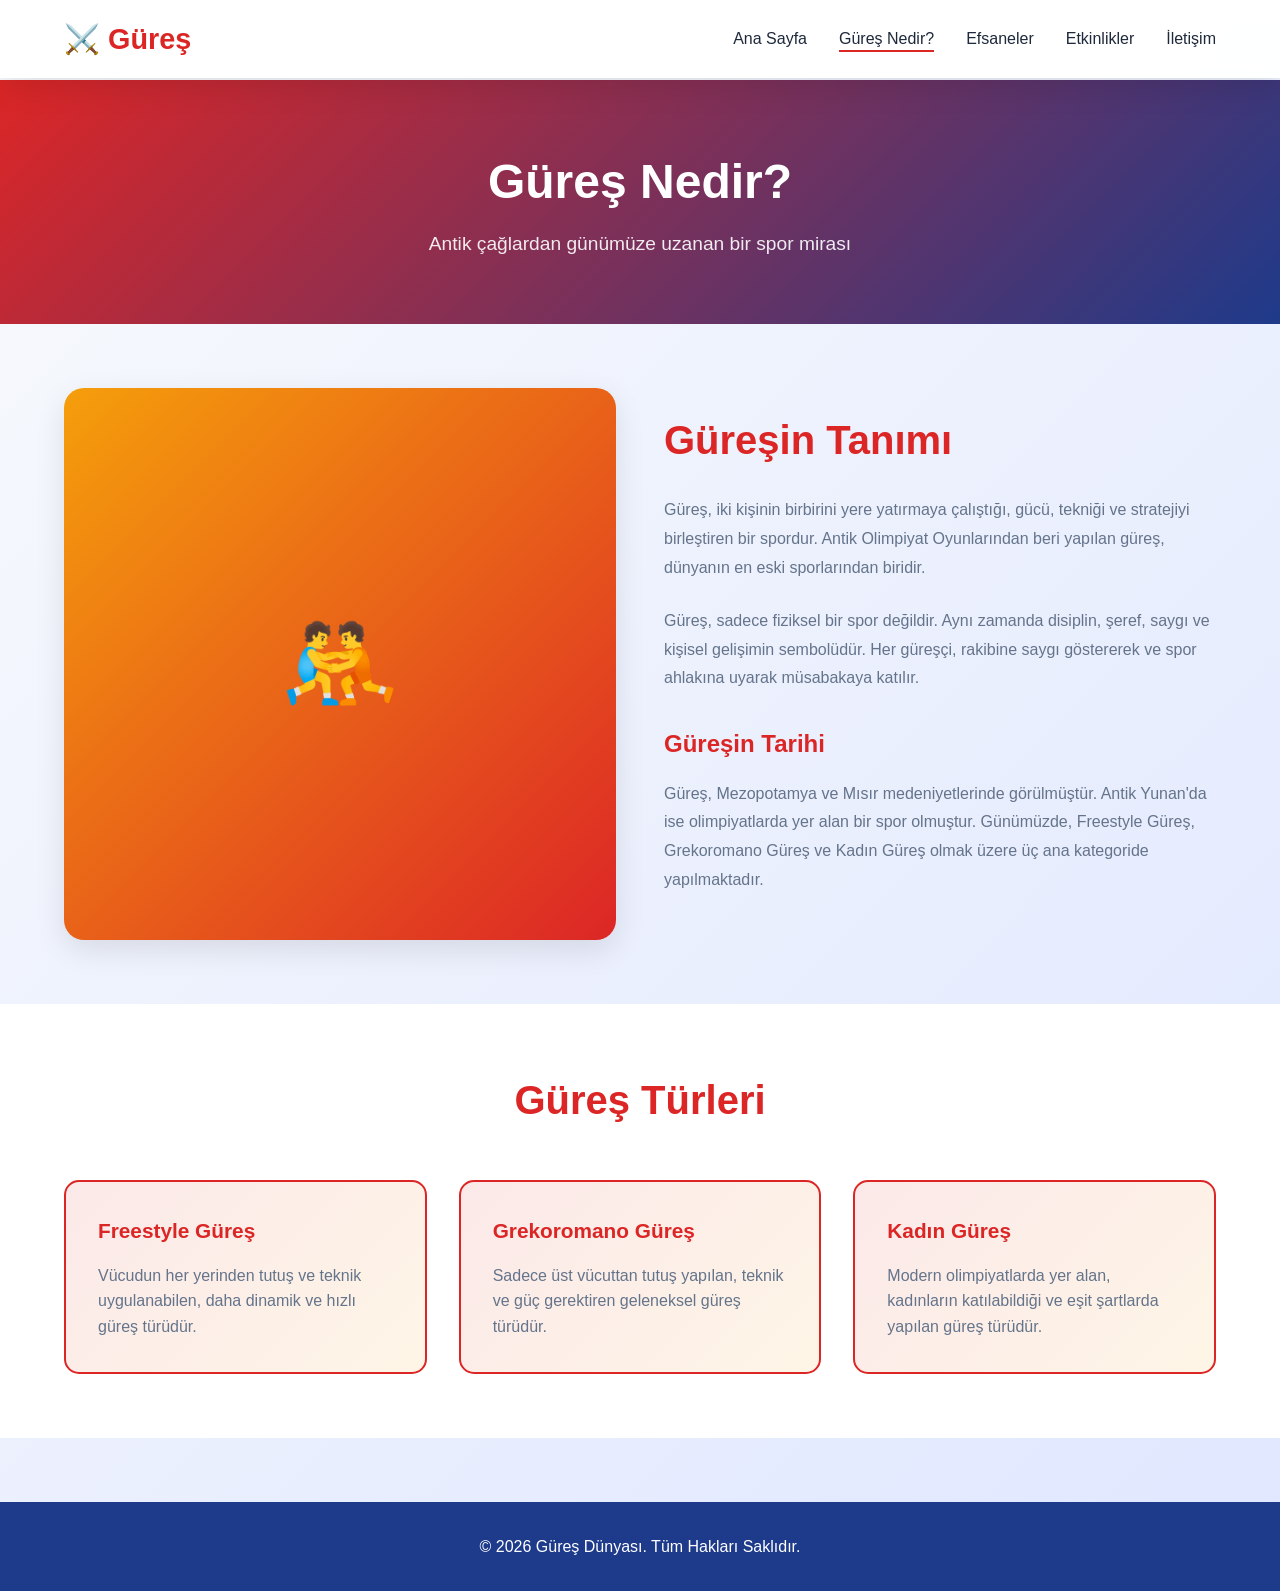
<file: pages/about.html>
<!DOCTYPE html>
<html lang="tr">
<head>
    <meta charset="UTF-8">
    <meta name="viewport" content="width=device-width, initial-scale=1.0">
    <meta name="description" content="Güreş Nedir? - Güreşin Tarihi ve Tanımı">
    <title>Güreş Nedir? - Güreş Dünyası</title>
    <style>
        * {
            margin: 0;
            padding: 0;
            box-sizing: border-box;
        }
        :root {
            --primary-red: #dc2626;
            --secondary-gold: #f59e0b;
            --dark-blue: #1e3a8a;
            --light-bg: #f8fafc;
            --text-dark: #1e293b;
            --text-light: #64748b;
            --white: #ffffff;
            --shadow: 0 10px 30px rgba(0, 0, 0, 0.1);
        }

        html {
            scroll-behavior: smooth;
        }

        body {
            font-family: 'Segoe UI', Tahoma, Geneva, Verdana, sans-serif;
            background: linear-gradient(135deg, var(--light-bg) 0%, #e0e7ff 100%);
            color: var(--text-dark);
            line-height: 1.6;
        }

        .container {
            max-width: 1200px;
            margin: 0 auto;
            padding: 0 1.5rem;
        }

        /* Navigation */
        .navbar {
            position: fixed;
            top: 0;
            width: 100%;
            background: rgba(255, 255, 255, 0.95);
            backdrop-filter: blur(10px);
            box-shadow: var(--shadow);
            z-index: 1000;
        }

        .nav-container {
            max-width: 1200px;
            margin: 0 auto;
            padding: 1rem 1.5rem;
            display: flex;
            justify-content: space-between;
            align-items: center;
        }

        .logo {
            font-size: 1.8rem;
            font-weight: 800;
            color: var(--primary-red);
        }

        .nav-menu {
            display: flex;
            list-style: none;
            gap: 2rem;
        }

        .nav-link {
            text-decoration: none;
            color: var(--text-dark);
            font-weight: 500;
            position: relative;
        }

        .nav-link::after {
            content: '';
            position: absolute;
            bottom: -5px;
            left: 0;
            width: 0;
            height: 2px;
            background: var(--primary-red);
            transition: all 0.3s ease;
        }

        .nav-link:hover::after,
        .nav-link.active::after {
            width: 100%;
        }

        .hamburger {
            display: none;
            flex-direction: column;
            cursor: pointer;
            gap: 5px;
        }

        .hamburger span {
            width: 25px;
            height: 3px;
            background: var(--text-dark);
            border-radius: 2px;
        }

        .hamburger.active span:nth-child(1) {
            transform: rotate(45deg) translate(8px, 8px);
        }

        .hamburger.active span:nth-child(2) {
            opacity: 0;
        }

        .hamburger.active span:nth-child(3) {
            transform: rotate(-45deg) translate(7px, -7px);
        }

        /* Page Header */
        .page-header {
            margin-top: 80px;
            padding: 4rem 1.5rem;
            background: linear-gradient(135deg, var(--primary-red), var(--dark-blue));
            color: var(--white);
            text-align: center;
        }

        .page-header h1 {
            font-size: 3rem;
            margin-bottom: 0.5rem;
        }

        .page-header p {
            font-size: 1.2rem;
            opacity: 0.9;
        }

        /* About Section */
        .about-section {
            padding: 4rem 1.5rem;
        }

        .about-content {
            display: grid;
            grid-template-columns: 1fr 1fr;
            gap: 3rem;
            align-items: center;
        }

        .image-placeholder {
            width: 100%;
            aspect-ratio: 1;
            background: linear-gradient(135deg, var(--secondary-gold), var(--primary-red));
            border-radius: 20px;
            display: flex;
            align-items: center;
            justify-content: center;
            font-size: 6rem;
            box-shadow: var(--shadow);
        }

        .about-text h2 {
            font-size: 2.5rem;
            margin-bottom: 1.5rem;
            color: var(--primary-red);
        }

        .about-text h3 {
            font-size: 1.5rem;
            margin-top: 2rem;
            margin-bottom: 1rem;
            color: var(--primary-red);
        }

        .about-text p {
            font-size: 1rem;
            color: var(--text-light);
            margin-bottom: 1.5rem;
            line-height: 1.8;
        }

        /* Types Section */
        .types-section {
            padding: 4rem 1.5rem;
            background: var(--white);
        }

        .section-title {
            font-size: 2.5rem;
            font-weight: 900;
            text-align: center;
            margin-bottom: 3rem;
            color: var(--primary-red);
        }

        .types-grid {
            display: grid;
            grid-template-columns: repeat(auto-fit, minmax(280px, 1fr));
            gap: 2rem;
        }

        .type-card {
            padding: 2rem;
            background: linear-gradient(135deg, rgba(220, 38, 38, 0.1), rgba(245, 158, 11, 0.1));
            border-radius: 15px;
            border: 2px solid var(--primary-red);
            transition: all 0.3s ease;
        }

        .type-card:hover {
            transform: translateY(-10px);
            box-shadow: 0 15px 40px rgba(220, 38, 38, 0.2);
        }

        .type-card h3 {
            color: var(--primary-red);
            margin-bottom: 1rem;
            font-size: 1.3rem;
        }

        .type-card p {
            color: var(--text-light);
            line-height: 1.6;
        }

        /* Footer */
        .footer {
            background: var(--dark-blue);
            color: var(--white);
            text-align: center;
            padding: 2rem;
            margin-top: 4rem;
        }

        @media (max-width: 768px) {
            .hamburger {
                display: flex;
            }

            .nav-menu {
                position: fixed;
                left: -100%;
                top: 70px;
                flex-direction: column;
                background-color: var(--white);
                width: 100%;
                text-align: center;
                transition: 0.3s;
                box-shadow: var(--shadow);
            }

            .nav-menu.active {
                left: 0;
            }

            .nav-menu li {
                padding: 1rem;
                border-bottom: 1px solid var(--light-bg);
            }

            .page-header h1 {
                font-size: 2rem;
            }

            .about-content {
                grid-template-columns: 1fr;
                gap: 2rem;
            }

            .about-text h2 {
                font-size: 2rem;
            }

            .section-title {
                font-size: 2rem;
            }

            .types-grid {
                grid-template-columns: 1fr;
            }
        }

        @media (max-width: 480px) {
            .page-header {
                padding: 2rem 1rem;
            }

            .page-header h1 {
                font-size: 1.8rem;
            }

            .about-section,
            .types-section {
                padding: 2rem 1rem;
            }

            .about-text h2 {
                font-size: 1.5rem;
            }

            .section-title {
                font-size: 1.8rem;
            }

            .type-card {
                padding: 1.5rem;
            }

            .image-placeholder {
                font-size: 3rem;
            }
        }
    </style>
</head>
<body>
    <!-- Navigation -->
    <nav class="navbar">
        <div class="nav-container">
            <div class="logo">⚔️ Güreş</div>
            <ul class="nav-menu">
                <li><a href="index.html" class="nav-link">Ana Sayfa</a></li>
                <li><a href="about.html" class="nav-link active">Güreş Nedir?</a></li>
                <li><a href="wrestlers.html" class="nav-link">Efsaneler</a></li>
                <li><a href="events.html" class="nav-link">Etkinlikler</a></li>
                <li><a href="contact.html" class="nav-link">İletişim</a></li>
            </ul>
            <div class="hamburger">
                <span></span>
                <span></span>
                <span></span>
            </div>
        </div>
    </nav>

    <!-- Page Header -->
    <section class="page-header">
        <div class="container">
            <h1>Güreş Nedir?</h1>
            <p>Antik çağlardan günümüze uzanan bir spor mirası</p>
        </div>
    </section>

    <!-- About Content -->
    <section class="about-section">
        <div class="container">
            <div class="about-content">
                <div>
                    <div class="image-placeholder">
                        <span>🤼</span>
                    </div>
                </div>
                <div class="about-text">
                    <h2>Güreşin Tanımı</h2>
                    <p>
                        Güreş, iki kişinin birbirini yere yatırmaya çalıştığı, gücü, tekniği ve stratejiyi birleştiren bir spordur. 
                        Antik Olimpiyat Oyunlarından beri yapılan güreş, dünyanın en eski sporlarından biridir.
                    </p>
                    <p>
                        Güreş, sadece fiziksel bir spor değildir. Aynı zamanda disiplin, şeref, saygı ve kişisel gelişimin 
                        sembolüdür. Her güreşçi, rakibine saygı göstererek ve spor ahlakına uyarak müsabakaya katılır.
                    </p>
                    <h3>Güreşin Tarihi</h3>
                    <p>
                        Güreş, Mezopotamya ve Mısır medeniyetlerinde görülmüştür. Antik Yunan'da ise olimpiyatlarda yer alan 
                        bir spor olmuştur. Günümüzde, Freestyle Güreş, Grekoromano Güreş ve Kadın Güreş olmak üzere üç ana 
                        kategoride yapılmaktadır.
                    </p>
                </div>
            </div>
        </div>
    </section>

    <!-- Types Section -->
    <section class="types-section">
        <div class="container">
            <h2 class="section-title">Güreş Türleri</h2>
            <div class="types-grid">
                <div class="type-card">
                    <h3>Freestyle Güreş</h3>
                    <p>Vücudun her yerinden tutuş ve teknik uygulanabilen, daha dinamik ve hızlı güreş türüdür.</p>
                </div>
                <div class="type-card">
                    <h3>Grekoromano Güreş</h3>
                    <p>Sadece üst vücuttan tutuş yapılan, teknik ve güç gerektiren geleneksel güreş türüdür.</p>
                </div>
                <div class="type-card">
                    <h3>Kadın Güreş</h3>
                    <p>Modern olimpiyatlarda yer alan, kadınların katılabildiği ve eşit şartlarda yapılan güreş türüdür.</p>
                </div>
            </div>
        </div>
    </section>

    <!-- Footer -->
    <footer class="footer">
        <div class="container">
            <p>&copy; 2026 Güreş Dünyası. Tüm Hakları Saklıdır.</p>
        </div>
    </footer>

    <script>
        const hamburger = document.querySelector('.hamburger');
        const navMenu = document.querySelector('.nav-menu');
        const navLinks = document.querySelectorAll('.nav-link');

        hamburger.addEventListener('click', () => {
            hamburger.classList.toggle('active');
            navMenu.classList.toggle('active');
        });

        navLinks.forEach(link => {
            link.addEventListener('click', () => {
                hamburger.classList.remove('active');
                navMenu.classList.remove('active');
            });
        });

        document.addEventListener('DOMContentLoaded', () => {
            const currentPage = window.location.pathname.split('/').pop() || 'index.html';
            navLinks.forEach(link => {
                const href = link.getAttribute('href');
                if (href === currentPage || (currentPage === '' && href === 'index.html')) {
                    link.classList.add('active');
                } else {
                    link.classList.remove('active');
                }
            });
        });
    </script>
</body>
</html>
</file>
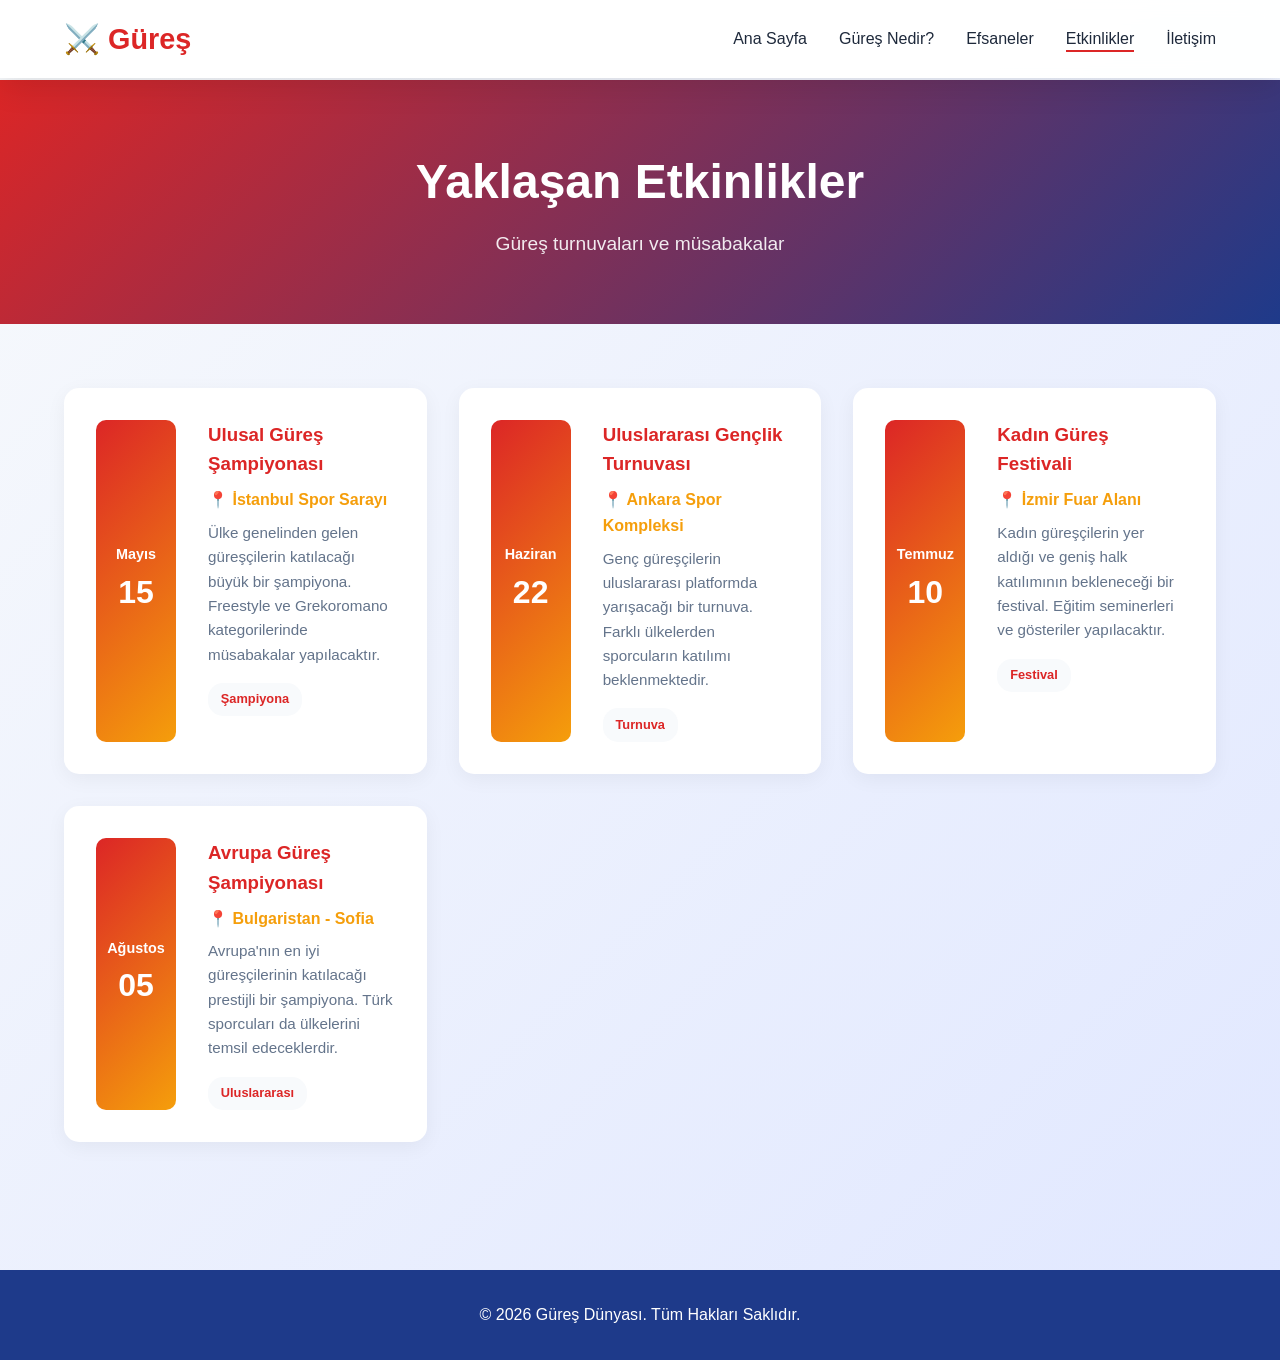
<file: pages/events.html>
<!DOCTYPE html>
<html lang="tr">
<head>
    <meta charset="UTF-8">
    <meta name="viewport" content="width=device-width, initial-scale=1.0">
    <meta name="description" content="Yaklaşan Güreş Etkinlikleri - Turnuvalar ve Müsabakalar">
    <title>Etkinlikler - Güreş Dünyası</title>
    <style>
        * {
            margin: 0;
            padding: 0;
            box-sizing: border-box;
        }
        :root {
            --primary-red: #dc2626;
            --secondary-gold: #f59e0b;
            --dark-blue: #1e3a8a;
            --light-bg: #f8fafc;
            --text-dark: #1e293b;
            --text-light: #64748b;
            --white: #ffffff;
            --shadow: 0 10px 30px rgba(0, 0, 0, 0.1);
        }

        html {
            scroll-behavior: smooth;
        }

        body {
            font-family: 'Segoe UI', Tahoma, Geneva, Verdana, sans-serif;
            background: linear-gradient(135deg, var(--light-bg) 0%, #e0e7ff 100%);
            color: var(--text-dark);
            line-height: 1.6;
        }

        .container {
            max-width: 1200px;
            margin: 0 auto;
            padding: 0 1.5rem;
        }

        /* Navigation */
        .navbar {
            position: fixed;
            top: 0;
            width: 100%;
            background: rgba(255, 255, 255, 0.95);
            backdrop-filter: blur(10px);
            box-shadow: var(--shadow);
            z-index: 1000;
        }

        .nav-container {
            max-width: 1200px;
            margin: 0 auto;
            padding: 1rem 1.5rem;
            display: flex;
            justify-content: space-between;
            align-items: center;
        }

        .logo {
            font-size: 1.8rem;
            font-weight: 800;
            color: var(--primary-red);
        }

        .nav-menu {
            display: flex;
            list-style: none;
            gap: 2rem;
        }

        .nav-link {
            text-decoration: none;
            color: var(--text-dark);
            font-weight: 500;
            position: relative;
        }

        .nav-link::after {
            content: '';
            position: absolute;
            bottom: -5px;
            left: 0;
            width: 0;
            height: 2px;
            background: var(--primary-red);
            transition: all 0.3s ease;
        }

        .nav-link:hover::after,
        .nav-link.active::after {
            width: 100%;
        }

        .hamburger {
            display: none;
            flex-direction: column;
            cursor: pointer;
            gap: 5px;
        }

        .hamburger span {
            width: 25px;
            height: 3px;
            background: var(--text-dark);
            border-radius: 2px;
        }

        .hamburger.active span:nth-child(1) {
            transform: rotate(45deg) translate(8px, 8px);
        }

        .hamburger.active span:nth-child(2) {
            opacity: 0;
        }

        .hamburger.active span:nth-child(3) {
            transform: rotate(-45deg) translate(7px, -7px);
        }

        /* Page Header */
        .page-header {
            margin-top: 80px;
            padding: 4rem 1.5rem;
            background: linear-gradient(135deg, var(--primary-red), var(--dark-blue));
            color: var(--white);
            text-align: center;
        }

        .page-header h1 {
            font-size: 3rem;
            margin-bottom: 0.5rem;
        }

        .page-header p {
            font-size: 1.2rem;
            opacity: 0.9;
        }

        /* Events Section */
        .events-section {
            padding: 4rem 1.5rem;
        }

        .section-title {
            font-size: 2.5rem;
            font-weight: 900;
            text-align: center;
            margin-bottom: 3rem;
            color: var(--primary-red);
        }

        .events-grid {
            display: grid;
            grid-template-columns: repeat(auto-fit, minmax(320px, 1fr));
            gap: 2rem;
        }

        .event-card {
            display: flex;
            gap: 2rem;
            padding: 2rem;
            background: var(--white);
            border-radius: 15px;
            box-shadow: 0 5px 20px rgba(0, 0, 0, 0.05);
            transition: all 0.3s ease;
        }

        .event-card:hover {
            transform: translateY(-5px);
            box-shadow: 0 15px 40px rgba(220, 38, 38, 0.2);
        }

        .event-date {
            display: flex;
            flex-direction: column;
            align-items: center;
            justify-content: center;
            min-width: 80px;
            padding: 1rem;
            background: linear-gradient(135deg, var(--primary-red), var(--secondary-gold));
            color: var(--white);
            border-radius: 10px;
            text-align: center;
        }

        .event-date .month {
            font-size: 0.9rem;
            font-weight: 600;
        }

        .event-date .day {
            font-size: 2rem;
            font-weight: 900;
        }

        .event-content h3 {
            color: var(--primary-red);
            margin-bottom: 0.5rem;
        }

        .event-location {
            color: var(--secondary-gold);
            font-weight: 600;
            margin-bottom: 0.5rem;
        }

        .event-description {
            color: var(--text-light);
            margin-bottom: 1rem;
            line-height: 1.6;
            font-size: 0.95rem;
        }

        .event-category {
            display: inline-block;
            background: var(--light-bg);
            color: var(--primary-red);
            padding: 0.4rem 0.8rem;
            border-radius: 15px;
            font-size: 0.8rem;
            font-weight: 600;
        }

        /* Footer */
        .footer {
            background: var(--dark-blue);
            color: var(--white);
            text-align: center;
            padding: 2rem;
            margin-top: 4rem;
        }

        @media (max-width: 768px) {
            .hamburger {
                display: flex;
            }

            .nav-menu {
                position: fixed;
                left: -100%;
                top: 70px;
                flex-direction: column;
                background-color: var(--white);
                width: 100%;
                text-align: center;
                transition: 0.3s;
                box-shadow: var(--shadow);
            }

            .nav-menu.active {
                left: 0;
            }

            .nav-menu li {
                padding: 1rem;
                border-bottom: 1px solid var(--light-bg);
            }

            .page-header h1 {
                font-size: 2rem;
            }

            .section-title {
                font-size: 2rem;
            }

            .event-card {
                flex-direction: column;
            }
        }

        @media (max-width: 480px) {
            .page-header {
                padding: 2rem 1rem;
            }

            .page-header h1 {
                font-size: 1.8rem;
            }

            .events-section {
                padding: 2rem 1rem;
            }

            .section-title {
                font-size: 1.8rem;
            }

            .event-card {
                padding: 1.5rem;
                gap: 1rem;
            }

            .event-date {
                min-width: 70px;
            }
        }
    </style>
</head>
<body>
    <!-- Navigation -->
    <nav class="navbar">
        <div class="nav-container">
            <div class="logo">⚔️ Güreş</div>
            <ul class="nav-menu">
                <li><a href="index.html" class="nav-link">Ana Sayfa</a></li>
                <li><a href="about.html" class="nav-link">Güreş Nedir?</a></li>
                <li><a href="wrestlers.html" class="nav-link">Efsaneler</a></li>
                <li><a href="events.html" class="nav-link active">Etkinlikler</a></li>
                <li><a href="contact.html" class="nav-link">İletişim</a></li>
            </ul>
            <div class="hamburger">
                <span></span>
                <span></span>
                <span></span>
            </div>
        </div>
    </nav>

    <!-- Page Header -->
    <section class="page-header">
        <div class="container">
            <h1>Yaklaşan Etkinlikler</h1>
            <p>Güreş turnuvaları ve müsabakalar</p>
        </div>
    </section>

    <!-- Events Section -->
    <section class="events-section">
        <div class="container">
            <div class="events-grid">
                <div class="event-card">
                    <div class="event-date">
                        <span class="month">Mayıs</span>
                        <span class="day">15</span>
                    </div>
                    <div class="event-content">
                        <h3>Ulusal Güreş Şampiyonası</h3>
                        <p class="event-location">📍 İstanbul Spor Sarayı</p>
                        <p class="event-description">
                            Ülke genelinden gelen güreşçilerin katılacağı büyük bir şampiyona. 
                            Freestyle ve Grekoromano kategorilerinde müsabakalar yapılacaktır.
                        </p>
                        <span class="event-category">Şampiyona</span>
                    </div>
                </div>

                <div class="event-card">
                    <div class="event-date">
                        <span class="month">Haziran</span>
                        <span class="day">22</span>
                    </div>
                    <div class="event-content">
                        <h3>Uluslararası Gençlik Turnuvası</h3>
                        <p class="event-location">📍 Ankara Spor Kompleksi</p>
                        <p class="event-description">
                            Genç güreşçilerin uluslararası platformda yarışacağı bir turnuva. 
                            Farklı ülkelerden sporcuların katılımı beklenmektedir.
                        </p>
                        <span class="event-category">Turnuva</span>
                    </div>
                </div>

                <div class="event-card">
                    <div class="event-date">
                        <span class="month">Temmuz</span>
                        <span class="day">10</span>
                    </div>
                    <div class="event-content">
                        <h3>Kadın Güreş Festivali</h3>
                        <p class="event-location">📍 İzmir Fuar Alanı</p>
                        <p class="event-description">
                            Kadın güreşçilerin yer aldığı ve geniş halk katılımının bekleneceği bir festival. 
                            Eğitim seminerleri ve gösteriler yapılacaktır.
                        </p>
                        <span class="event-category">Festival</span>
                    </div>
                </div>

                <div class="event-card">
                    <div class="event-date">
                        <span class="month">Ağustos</span>
                        <span class="day">05</span>
                    </div>
                    <div class="event-content">
                        <h3>Avrupa Güreş Şampiyonası</h3>
                        <p class="event-location">📍 Bulgaristan - Sofia</p>
                        <p class="event-description">
                            Avrupa'nın en iyi güreşçilerinin katılacağı prestijli bir şampiyona. 
                            Türk sporcuları da ülkelerini temsil edeceklerdir.
                        </p>
                        <span class="event-category">Uluslararası</span>
                    </div>
                </div>
            </div>
        </div>
    </section>

    <!-- Footer -->
    <footer class="footer">
        <div class="container">
            <p>&copy; 2026 Güreş Dünyası. Tüm Hakları Saklıdır.</p>
        </div>
    </footer>

    <script>
        const hamburger = document.querySelector('.hamburger');
        const navMenu = document.querySelector('.nav-menu');
        const navLinks = document.querySelectorAll('.nav-link');

        hamburger.addEventListener('click', () => {
            hamburger.classList.toggle('active');
            navMenu.classList.toggle('active');
        });

        navLinks.forEach(link => {
            link.addEventListener('click', () => {
                hamburger.classList.remove('active');
                navMenu.classList.remove('active');
            });
        });

        document.addEventListener('DOMContentLoaded', () => {
            const currentPage = window.location.pathname.split('/').pop() || 'index.html';
            navLinks.forEach(link => {
                const href = link.getAttribute('href');
                if (href === currentPage) {
                    link.classList.add('active');
                } else {
                    link.classList.remove('active');
                }
            });
        });
    </script>
</body>
</html>
</file>
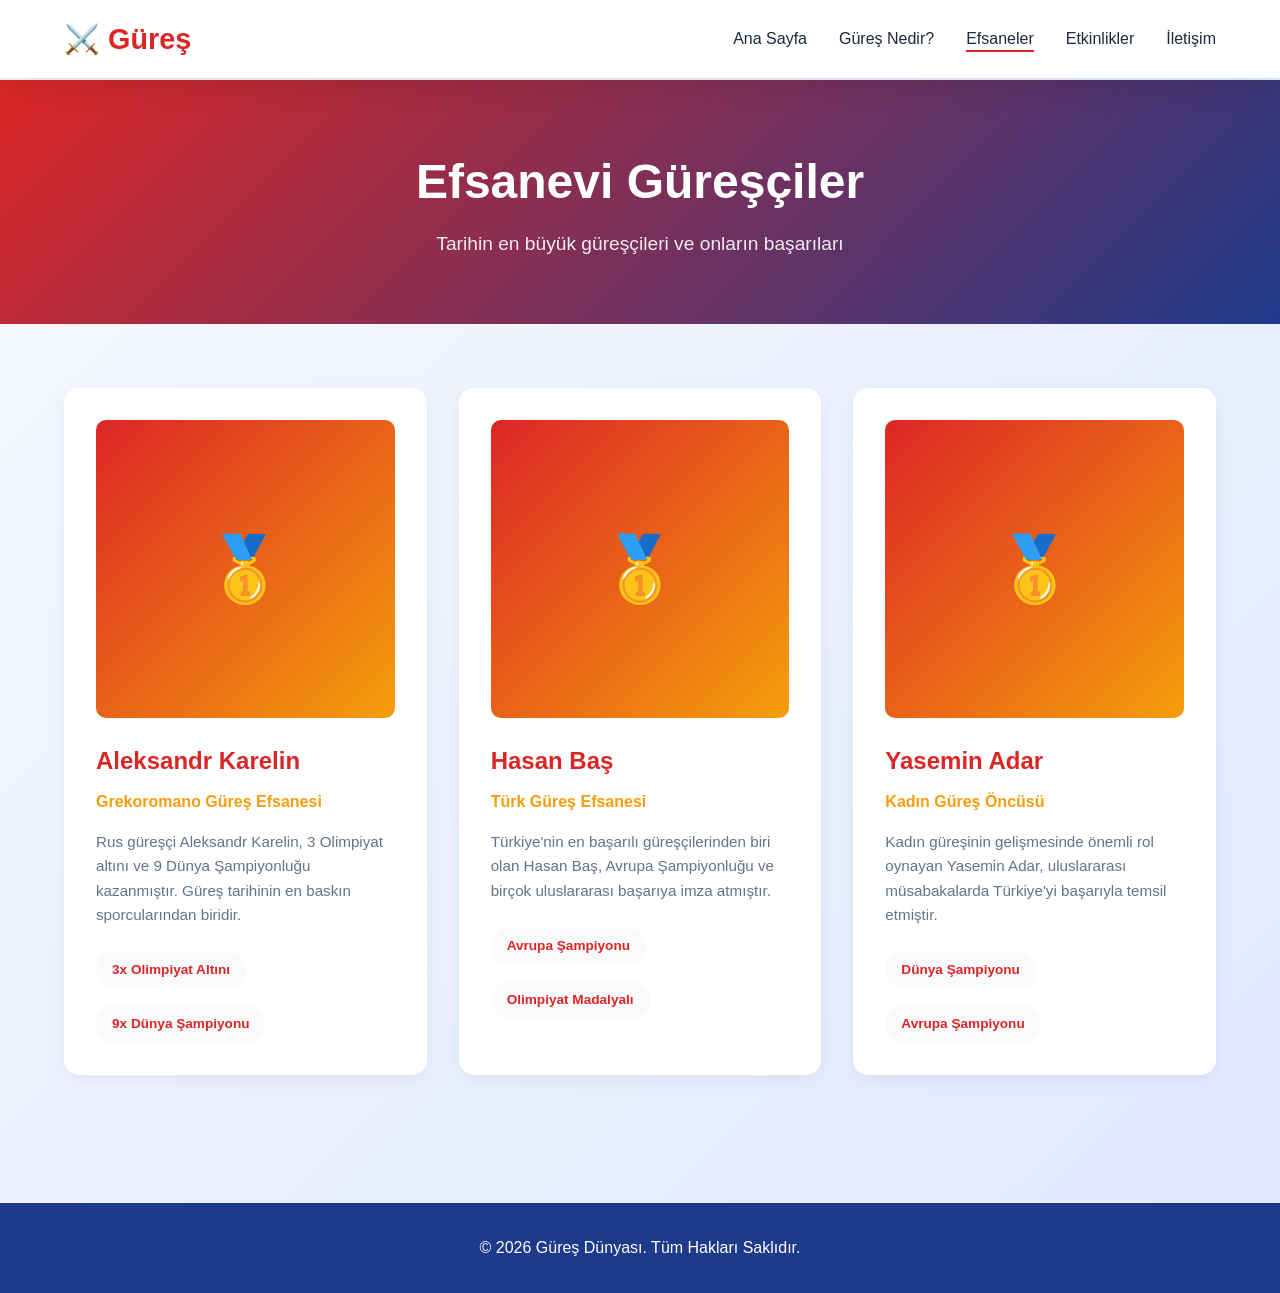
<file: pages/wrestlers.html>
<!DOCTYPE html>
<html lang="tr">
<head>
    <meta charset="UTF-8">
    <meta name="viewport" content="width=device-width, initial-scale=1.0">
    <meta name="description" content="Efsanevi Güreşçiler - Tarihin En Büyük Güreşçileri">
    <title>Efsanevi Güreşçiler - Güreş Dünyası</title>
    <style>
        * {
            margin: 0;
            padding: 0;
            box-sizing: border-box;
        }
        :root {
            --primary-red: #dc2626;
            --secondary-gold: #f59e0b;
            --dark-blue: #1e3a8a;
            --light-bg: #f8fafc;
            --text-dark: #1e293b;
            --text-light: #64748b;
            --white: #ffffff;
            --shadow: 0 10px 30px rgba(0, 0, 0, 0.1);
        }

        html {
            scroll-behavior: smooth;
        }

        body {
            font-family: 'Segoe UI', Tahoma, Geneva, Verdana, sans-serif;
            background: linear-gradient(135deg, var(--light-bg) 0%, #e0e7ff 100%);
            color: var(--text-dark);
            line-height: 1.6;
        }

        .container {
            max-width: 1200px;
            margin: 0 auto;
            padding: 0 1.5rem;
        }

        /* Navigation */
        .navbar {
            position: fixed;
            top: 0;
            width: 100%;
            background: rgba(255, 255, 255, 0.95);
            backdrop-filter: blur(10px);
            box-shadow: var(--shadow);
            z-index: 1000;
        }

        .nav-container {
            max-width: 1200px;
            margin: 0 auto;
            padding: 1rem 1.5rem;
            display: flex;
            justify-content: space-between;
            align-items: center;
        }

        .logo {
            font-size: 1.8rem;
            font-weight: 800;
            color: var(--primary-red);
        }

        .nav-menu {
            display: flex;
            list-style: none;
            gap: 2rem;
        }

        .nav-link {
            text-decoration: none;
            color: var(--text-dark);
            font-weight: 500;
            position: relative;
        }

        .nav-link::after {
            content: '';
            position: absolute;
            bottom: -5px;
            left: 0;
            width: 0;
            height: 2px;
            background: var(--primary-red);
            transition: all 0.3s ease;
        }

        .nav-link:hover::after,
        .nav-link.active::after {
            width: 100%;
        }

        .hamburger {
            display: none;
            flex-direction: column;
            cursor: pointer;
            gap: 5px;
        }

        .hamburger span {
            width: 25px;
            height: 3px;
            background: var(--text-dark);
            border-radius: 2px;
        }

        .hamburger.active span:nth-child(1) {
            transform: rotate(45deg) translate(8px, 8px);
        }

        .hamburger.active span:nth-child(2) {
            opacity: 0;
        }

        .hamburger.active span:nth-child(3) {
            transform: rotate(-45deg) translate(7px, -7px);
        }

        /* Page Header */
        .page-header {
            margin-top: 80px;
            padding: 4rem 1.5rem;
            background: linear-gradient(135deg, var(--primary-red), var(--dark-blue));
            color: var(--white);
            text-align: center;
        }

        .page-header h1 {
            font-size: 3rem;
            margin-bottom: 0.5rem;
        }

        .page-header p {
            font-size: 1.2rem;
            opacity: 0.9;
        }

        /* Wrestlers Section */
        .wrestlers-section {
            padding: 4rem 1.5rem;
        }

        .section-title {
            font-size: 2.5rem;
            font-weight: 900;
            text-align: center;
            margin-bottom: 3rem;
            color: var(--primary-red);
        }

        .wrestlers-grid {
            display: grid;
            grid-template-columns: repeat(auto-fit, minmax(300px, 1fr));
            gap: 2rem;
        }

        .wrestler-card {
            padding: 2rem;
            background: var(--white);
            border-radius: 15px;
            box-shadow: 0 5px 20px rgba(0, 0, 0, 0.05);
            transition: all 0.3s ease;
            overflow: hidden;
        }

        .wrestler-card:hover {
            transform: translateY(-10px);
            box-shadow: 0 15px 40px rgba(220, 38, 38, 0.2);
        }

        .wrestler-image {
            width: 100%;
            aspect-ratio: 1;
            background: linear-gradient(135deg, var(--primary-red), var(--secondary-gold));
            border-radius: 10px;
            display: flex;
            align-items: center;
            justify-content: center;
            font-size: 4rem;
            margin-bottom: 1.5rem;
        }

        .wrestler-card h3 {
            font-size: 1.5rem;
            color: var(--primary-red);
            margin-bottom: 0.5rem;
        }

        .wrestler-title {
            color: var(--secondary-gold);
            font-weight: 600;
            margin-bottom: 1rem;
        }

        .wrestler-bio {
            color: var(--text-light);
            margin-bottom: 1.5rem;
            line-height: 1.6;
            font-size: 0.95rem;
        }

        .wrestler-stats {
            display: flex;
            flex-wrap: wrap;
            gap: 1rem;
        }

        .wrestler-stats span {
            background: var(--light-bg);
            color: var(--primary-red);
            padding: 0.5rem 1rem;
            border-radius: 20px;
            font-size: 0.85rem;
            font-weight: 600;
        }

        /* Footer */
        .footer {
            background: var(--dark-blue);
            color: var(--white);
            text-align: center;
            padding: 2rem;
            margin-top: 4rem;
        }

        @media (max-width: 768px) {
            .hamburger {
                display: flex;
            }

            .nav-menu {
                position: fixed;
                left: -100%;
                top: 70px;
                flex-direction: column;
                background-color: var(--white);
                width: 100%;
                text-align: center;
                transition: 0.3s;
                box-shadow: var(--shadow);
            }

            .nav-menu.active {
                left: 0;
            }

            .nav-menu li {
                padding: 1rem;
                border-bottom: 1px solid var(--light-bg);
            }

            .page-header h1 {
                font-size: 2rem;
            }

            .section-title {
                font-size: 2rem;
            }

            .wrestlers-grid {
                grid-template-columns: 1fr;
            }
        }

        @media (max-width: 480px) {
            .page-header {
                padding: 2rem 1rem;
            }

            .page-header h1 {
                font-size: 1.8rem;
            }

            .wrestlers-section {
                padding: 2rem 1rem;
            }

            .section-title {
                font-size: 1.8rem;
            }

            .wrestler-card {
                padding: 1.5rem;
            }

            .wrestler-image {
                font-size: 3rem;
            }
        }
    </style>
</head>
<body>
    <!-- Navigation -->
    <nav class="navbar">
        <div class="nav-container">
            <div class="logo">⚔️ Güreş</div>
            <ul class="nav-menu">
                <li><a href="index.html" class="nav-link">Ana Sayfa</a></li>
                <li><a href="about.html" class="nav-link">Güreş Nedir?</a></li>
                <li><a href="wrestlers.html" class="nav-link active">Efsaneler</a></li>
                <li><a href="events.html" class="nav-link">Etkinlikler</a></li>
                <li><a href="contact.html" class="nav-link">İletişim</a></li>
            </ul>
            <div class="hamburger">
                <span></span>
                <span></span>
                <span></span>
            </div>
        </div>
    </nav>

    <!-- Page Header -->
    <section class="page-header">
        <div class="container">
            <h1>Efsanevi Güreşçiler</h1>
            <p>Tarihin en büyük güreşçileri ve onların başarıları</p>
        </div>
    </section>

    <!-- Wrestlers Section -->
    <section class="wrestlers-section">
        <div class="container">
            <div class="wrestlers-grid">
                <div class="wrestler-card">
                    <div class="wrestler-image">🥇</div>
                    <h3>Aleksandr Karelin</h3>
                    <p class="wrestler-title">Grekoromano Güreş Efsanesi</p>
                    <p class="wrestler-bio">
                        Rus güreşçi Aleksandr Karelin, 3 Olimpiyat altını ve 9 Dünya Şampiyonluğu kazanmıştır. 
                        Güreş tarihinin en baskın sporcularından biridir.
                    </p>
                    <div class="wrestler-stats">
                        <span>3x Olimpiyat Altını</span>
                        <span>9x Dünya Şampiyonu</span>
                    </div>
                </div>

                <div class="wrestler-card">
                    <div class="wrestler-image">🥇</div>
                    <h3>Hasan Baş</h3>
                    <p class="wrestler-title">Türk Güreş Efsanesi</p>
                    <p class="wrestler-bio">
                        Türkiye'nin en başarılı güreşçilerinden biri olan Hasan Baş, Avrupa Şampiyonluğu ve 
                        birçok uluslararası başarıya imza atmıştır.
                    </p>
                    <div class="wrestler-stats">
                        <span>Avrupa Şampiyonu</span>
                        <span>Olimpiyat Madalyalı</span>
                    </div>
                </div>

                <div class="wrestler-card">
                    <div class="wrestler-image">🥇</div>
                    <h3>Yasemin Adar</h3>
                    <p class="wrestler-title">Kadın Güreş Öncüsü</p>
                    <p class="wrestler-bio">
                        Kadın güreşinin gelişmesinde önemli rol oynayan Yasemin Adar, uluslararası müsabakalarda 
                        Türkiye'yi başarıyla temsil etmiştir.
                    </p>
                    <div class="wrestler-stats">
                        <span>Dünya Şampiyonu</span>
                        <span>Avrupa Şampiyonu</span>
                    </div>
                </div>
            </div>
        </div>
    </section>

    <!-- Footer -->
    <footer class="footer">
        <div class="container">
            <p>&copy; 2026 Güreş Dünyası. Tüm Hakları Saklıdır.</p>
        </div>
    </footer>

    <script>
        const hamburger = document.querySelector('.hamburger');
        const navMenu = document.querySelector('.nav-menu');
        const navLinks = document.querySelectorAll('.nav-link');

        hamburger.addEventListener('click', () => {
            hamburger.classList.toggle('active');
            navMenu.classList.toggle('active');
        });

        navLinks.forEach(link => {
            link.addEventListener('click', () => {
                hamburger.classList.remove('active');
                navMenu.classList.remove('active');
            });
        });

        document.addEventListener('DOMContentLoaded', () => {
            const currentPage = window.location.pathname.split('/').pop() || 'index.html';
            navLinks.forEach(link => {
                const href = link.getAttribute('href');
                if (href === currentPage) {
                    link.classList.add('active');
                } else {
                    link.classList.remove('active');
                }
            });
        });
    </script>
</body>
</html>
</file>
